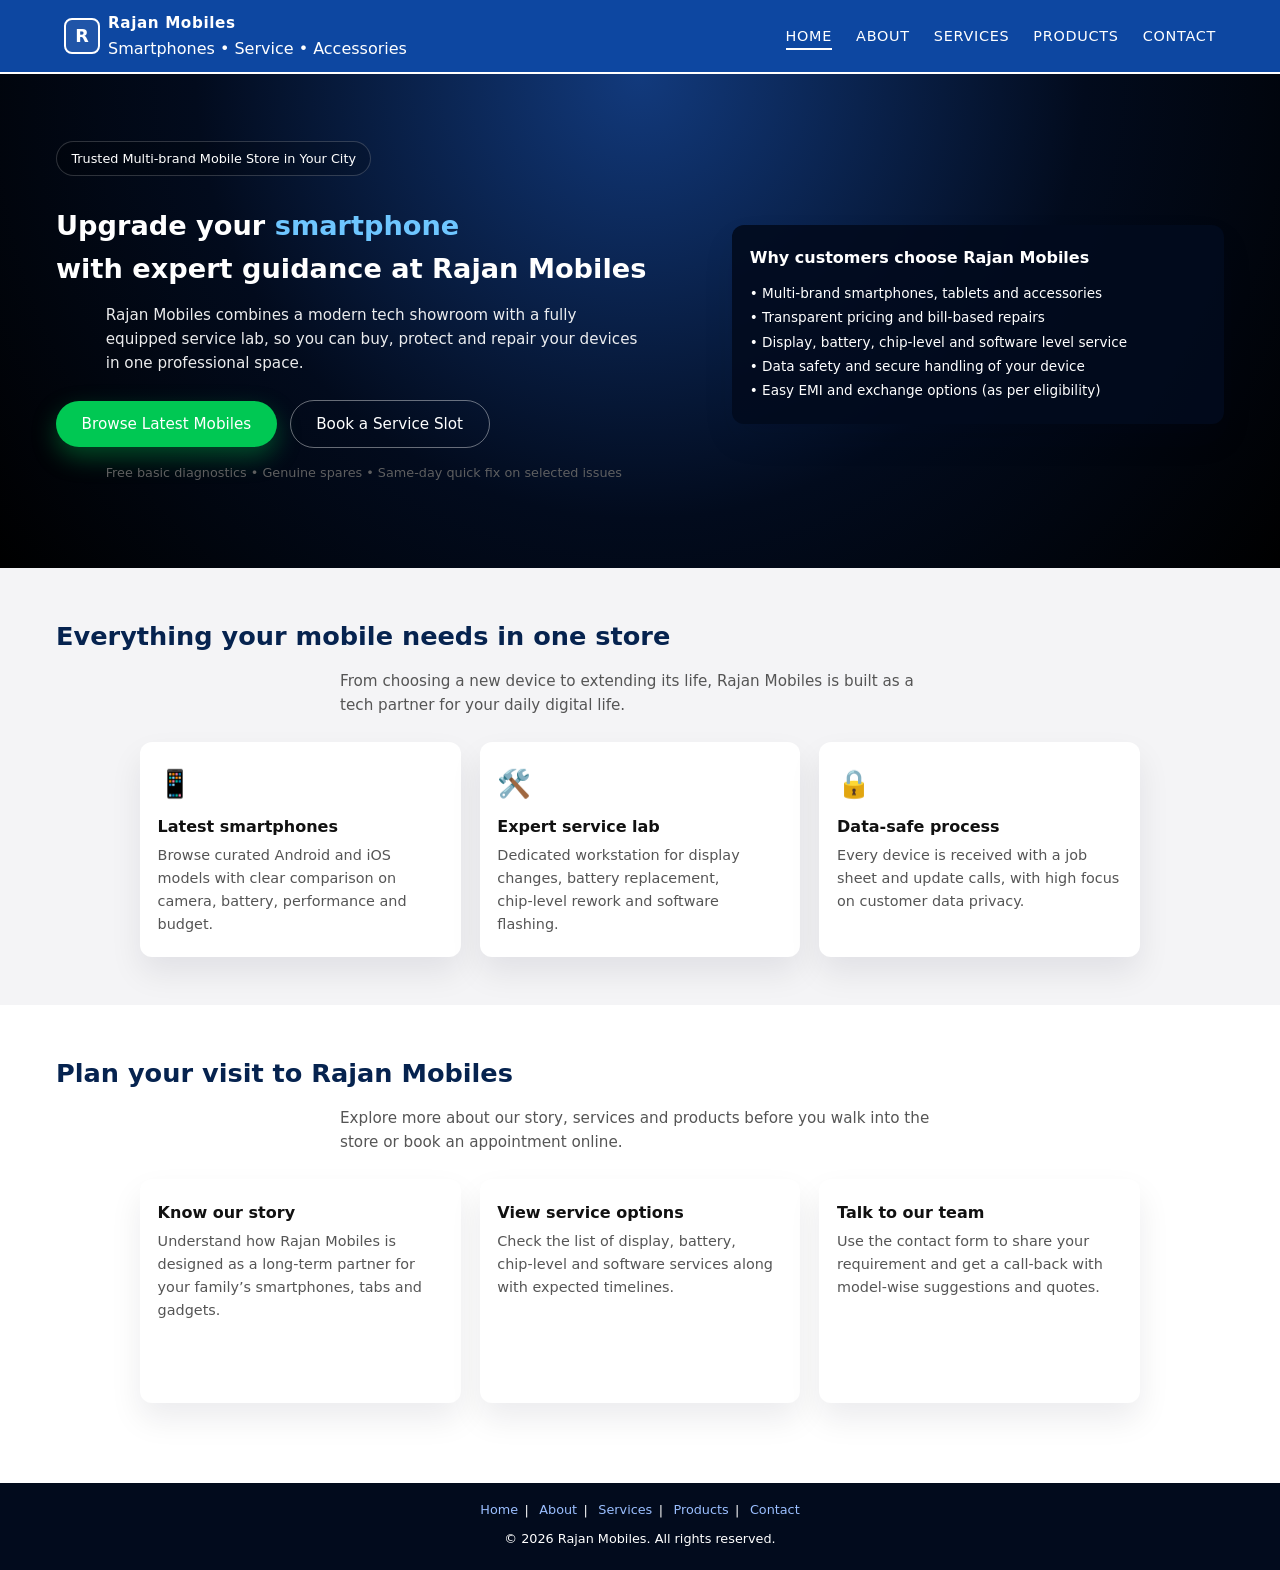
<file: index.html>
<!DOCTYPE html>
<html lang="en">
<head>
  <meta charset="UTF-8">
  <title>Rajan Mobiles | Smart Tech Store & Service Center</title>
  <meta name="viewport" content="width=device-width, initial-scale=1.0">
  <link rel="stylesheet" href="styles.css">
</head>
<body>
  <!-- HEADER -->
  <header class="header">
    <div class="header-inner container">
      <!-- MOBILE: HAMBURGER LEFT, LOGO RIGHT -->
      <button class="nav-toggle" aria-label="Toggle navigation">
        &#9776;
      </button>
      <div class="logo"> 
        <div class="logo-icon">R</div>
        <div class="logo-text">
          <span>Rajan Mobiles</span>
          <span>Smartphones • Service • Accessories</span>
    <style> content-align:center; </style>
        </div>
      </div>
      <!-- DESKTOP NAV (RIGHT SIDE) -->
      <nav class="nav-desktop">
        <ul>
          <li><a href="index.html" class="active">Home</a></li>
          <li><a href="about.html">About</a></li>
          <li><a href="services.html">Services</a></li>
          <li><a href="products.html">Products</a></li>
          <li><a href="contact.html">Contact</a></li>
        </ul>
      </nav>
    </div>

    <!-- MOBILE SLIDE NAV (LEFT SIDE) -->
    <nav class="nav">
      <ul>
        <li><a href="index.html" class="active">Home</a></li>
        <li><a href="about.html">About</a></li>
        <li><a href="services.html">Services</a></li>
        <li><a href="products.html">Products</a></li>
        <li><a href="contact.html">Contact</a></li>
      </ul>
    </nav>
  </header>

  <!-- WHATSAPP FLOATING BUTTON – MOBILE ONLY -->
  <div class="whatsapp-float">
    <a href="https://wa.me/919080450071?text=Hi%20Rajan%20Mobiles%2C%20I%20need%20more%20details." target="_blank" aria-label="Chat on WhatsApp">
      &#128172;
    </a>
  </div>

  <main>
    <!-- HERO -->
    <section class="hero">
      <div class="container hero-inner">
        <div>
          <div class="hero-badge hero-badges">
            <span>Trusted Multi-brand Mobile Store in Your City</span>
          </div>
          <h1>
            Upgrade your <span class="hero-highlight">smartphone</span><br>
            with expert guidance at Rajan Mobiles
          </h1>
          <p>
            Rajan Mobiles combines a modern tech showroom with a fully equipped service lab, 
            so you can buy, protect and repair your devices in one professional space.
          </p>
          <div class="hero-cta">
            <a href="products.html" class="btn btn-primary">Browse Latest Mobiles</a>
            <a href="services.html" class="btn btn-outline">Book a Service Slot</a>
          </div>
          <p class="text-muted" style="margin-top:0.9rem;font-size:0.8rem;">
            Free basic diagnostics • Genuine spares • Same‑day quick fix on selected issues
          </p>
        </div>
        <div>
          <div class="card" style="background:rgba(2,11,29,0.9);color:#ffffff;">
            <div class="card-title" style="margin-bottom:0.6rem;">Why customers choose Rajan Mobiles</div>
            <ul style="list-style:none;font-size:0.85rem;line-height:1.8;">
              <li>• Multi‑brand smartphones, tablets and accessories</li>
              <li>• Transparent pricing and bill‑based repairs</li>
              <li>• Display, battery, chip‑level and software level service</li>
              <li>• Data safety and secure handling of your device</li>
              <li>• Easy EMI and exchange options (as per eligibility)</li>
            </ul>
          </div>
        </div>
      </div>
    </section>

    <!-- HIGHLIGHTS -->
    <section class="section section-alt">
      <div class="container">
        <h2 class="section-title">Everything your mobile needs in one store</h2>
        <p class="section-subtitle">
          From choosing a new device to extending its life, Rajan Mobiles is built 
          as a tech partner for your daily digital life.
        </p>

        <div class="card-grid">
          <div class="card">
            <div class="card-icon">📱</div>
            <div class="card-title">Latest smartphones</div>
            <p class="card-text">
              Browse curated Android and iOS models with clear comparison on camera, battery, performance and budget.
            </p>
          </div>
          <div class="card">
            <div class="card-icon">🛠️</div>
            <div class="card-title">Expert service lab</div>
            <p class="card-text">
              Dedicated workstation for display changes, battery replacement, chip‑level rework and software flashing.
            </p>
          </div>
          <div class="card">
            <div class="card-icon">🔒</div>
            <div class="card-title">Data‑safe process</div>
            <p class="card-text">
              Every device is received with a job sheet and update calls, with high focus on customer data privacy.
            </p>
          </div>
        </div>
      </div>
    </section>

    <!-- QUICK LINKS TO PAGES -->
    <section class="section">
      <div class="container">
        <h2 class="section-title">Plan your visit to Rajan Mobiles</h2>
        <p class="section-subtitle">
          Explore more about our story, services and products before you walk into the store or book an appointment online.
        </p>
        <div class="card-grid">
          <div class="card">
            <div class="card-title">Know our story</div>
            <p class="card-text">
              Understand how Rajan Mobiles is designed as a long‑term partner for your family’s smartphones, tabs and gadgets.
            </p>
            <a href="about.html" class="btn btn-outline" style="margin-top:0.7rem;">More about us</a>
          </div>
          <div class="card">
            <div class="card-title">View service options</div>
            <p class="card-text">
              Check the list of display, battery, chip‑level and software services along with expected timelines.
            </p>
            <a href="services.html" class="btn btn-outline" style="margin-top:0.7rem;">Service details</a>
          </div>
          <div class="card">
            <div class="card-title">Talk to our team</div>
            <p class="card-text">
              Use the contact form to share your requirement and get a call‑back with model‑wise suggestions and quotes.
            </p>
            <a href="contact.html" class="btn btn-outline" style="margin-top:0.7rem;">Contact & location</a>
          </div>
        </div>
      </div>
    </section>
  </main>

  <footer class="footer">
    <div class="footer-links">
      <a href="index.html">Home</a>|
      <a href="about.html">About</a>|
      <a href="services.html">Services</a>|
      <a href="products.html">Products</a>|
      <a href="contact.html">Contact</a>
    </div>
    <div>© <span id="year"></span> Rajan Mobiles. All rights reserved.</div>
  </footer>

  <script src="script.js"></script>
  <script>
    document.getElementById("year").textContent = new Date().getFullYear();
  </script>
</body>
</html>
</file>
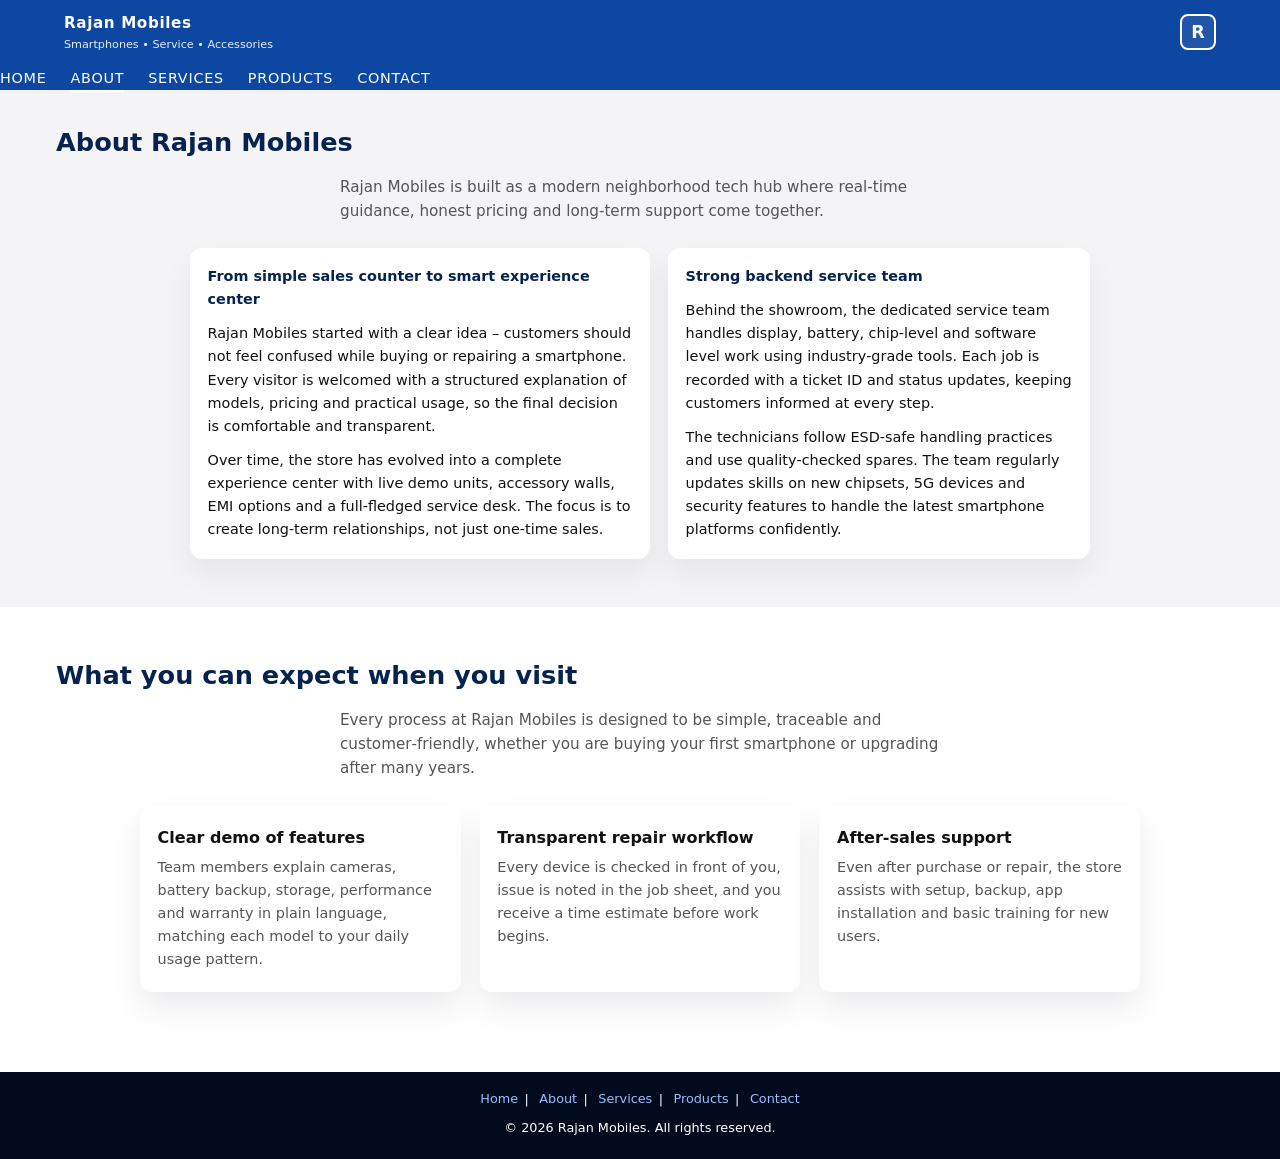
<file: about.html>
<!DOCTYPE html>
<html lang="en">
<head>
  <meta charset="UTF-8">
  <title>About | Rajan Mobiles</title>
  <meta name="viewport" content="width=device-width, initial-scale=1.0">
  <link rel="stylesheet" href="styles.css">
</head>
<body>
  <!-- SAME HEADER STRUCTURE -->
  <header class="header">
    <div class="header-inner container">
      <!-- MOBILE: HAMBURGER LEFT, LOGO RIGHT -->
      <button class="nav-toggle" aria-label="Toggle navigation">
        &#9776;
      </button>
          <div class="logo-text">
          <span>Rajan Mobiles</span>
          <span>Smartphones • Service • Accessories</span>
          </div>
      <div class="logo-icon">R</div>
      </div>
      <nav class="nav-desktop">
        <ul>
          <li><a href="index.html">Home</a></li>
          <li><a href="about.html" class="active">About</a></li>
          <li><a href="services.html">Services</a></li>
          <li><a href="products.html">Products</a></li>
          <li><a href="contact.html">Contact</a></li>
        </ul>
      </nav>
    </div>
    <nav class="nav">
      <ul>
        <li><a href="index.html">Home</a></li>
        <li><a href="about.html" class="active">About</a></li>
        <li><a href="services.html">Services</a></li>
        <li><a href="products.html">Products</a></li>
        <li><a href="contact.html">Contact</a></li>
      </ul>
    </nav>
  </header>

  <div class="whatsapp-float">
    <a href="https://wa.me/919000000000?text=Hi%20Rajan%20Mobiles%2C%20I%20would%20like%20to%20know%20more%20about%20your%20store." target="_blank" aria-label="Chat on WhatsApp">
      &#128172;
    </a>
  </div>

  <main>
    <section class="section section-alt">
      <div class="container">
        <h1 class="section-title">About Rajan Mobiles</h1>
        <p class="section-subtitle">
          Rajan Mobiles is built as a modern neighborhood tech hub where real‑time guidance, honest pricing 
          and long‑term support come together.
        </p>

        <div class="about-columns">
          <div class="about-box">
            <div class="about-highlight">From simple sales counter to smart experience center</div>
            <p>
              Rajan Mobiles started with a clear idea – customers should not feel confused 
              while buying or repairing a smartphone. 
              Every visitor is welcomed with a structured explanation of models, pricing and practical usage, 
              so the final decision is comfortable and transparent.
            </p>
            <p style="margin-top:0.7rem;">
              Over time, the store has evolved into a complete experience center with live demo units, 
              accessory walls, EMI options and a full‑fledged service desk. 
              The focus is to create long‑term relationships, not just one‑time sales.
            </p>
          </div>
          <div class="about-box">
            <div class="about-highlight">Strong backend service team</div>
            <p>
              Behind the showroom, the dedicated service team handles display, battery, chip‑level and 
              software level work using industry‑grade tools. 
              Each job is recorded with a ticket ID and status updates, keeping customers informed at every step.
            </p>
            <p style="margin-top:0.7rem;">
              The technicians follow ESD‑safe handling practices and use quality‑checked spares. 
              The team regularly updates skills on new chipsets, 5G devices and security features 
              to handle the latest smartphone platforms confidently.
            </p>
          </div>
        </div>
      </div>
    </section>

    <section class="section">
      <div class="container">
        <h2 class="section-title">What you can expect when you visit</h2>
        <p class="section-subtitle">
          Every process at Rajan Mobiles is designed to be simple, traceable and customer‑friendly, 
          whether you are buying your first smartphone or upgrading after many years.
        </p>
        <div class="card-grid">
          <div class="card">
            <div class="card-title">Clear demo of features</div>
            <p class="card-text">
              Team members explain cameras, battery backup, storage, performance and warranty in plain language, 
              matching each model to your daily usage pattern.
            </p>
          </div>
          <div class="card">
            <div class="card-title">Transparent repair workflow</div>
            <p class="card-text">
              Every device is checked in front of you, issue is noted in the job sheet, and you receive a time estimate 
              before work begins.
            </p>
          </div>
          <div class="card">
            <div class="card-title">After‑sales support</div>
            <p class="card-text">
              Even after purchase or repair, the store assists with setup, backup, app installation and basic training 
              for new users.
            </p>
          </div>
        </div>
      </div>
    </section>
  </main>

  <footer class="footer">
    <div class="footer-links">
      <a href="index.html">Home</a>|
      <a href="about.html">About</a>|
      <a href="services.html">Services</a>|
      <a href="products.html">Products</a>|
      <a href="contact.html">Contact</a>
    </div>
    <div>© <span id="year"></span> Rajan Mobiles. All rights reserved.</div>
  </footer>

  <script src="script.js"></script>
  <script>
    document.getElementById("year").textContent = new Date().getFullYear();
  </script>
</body>

</html>
</file>
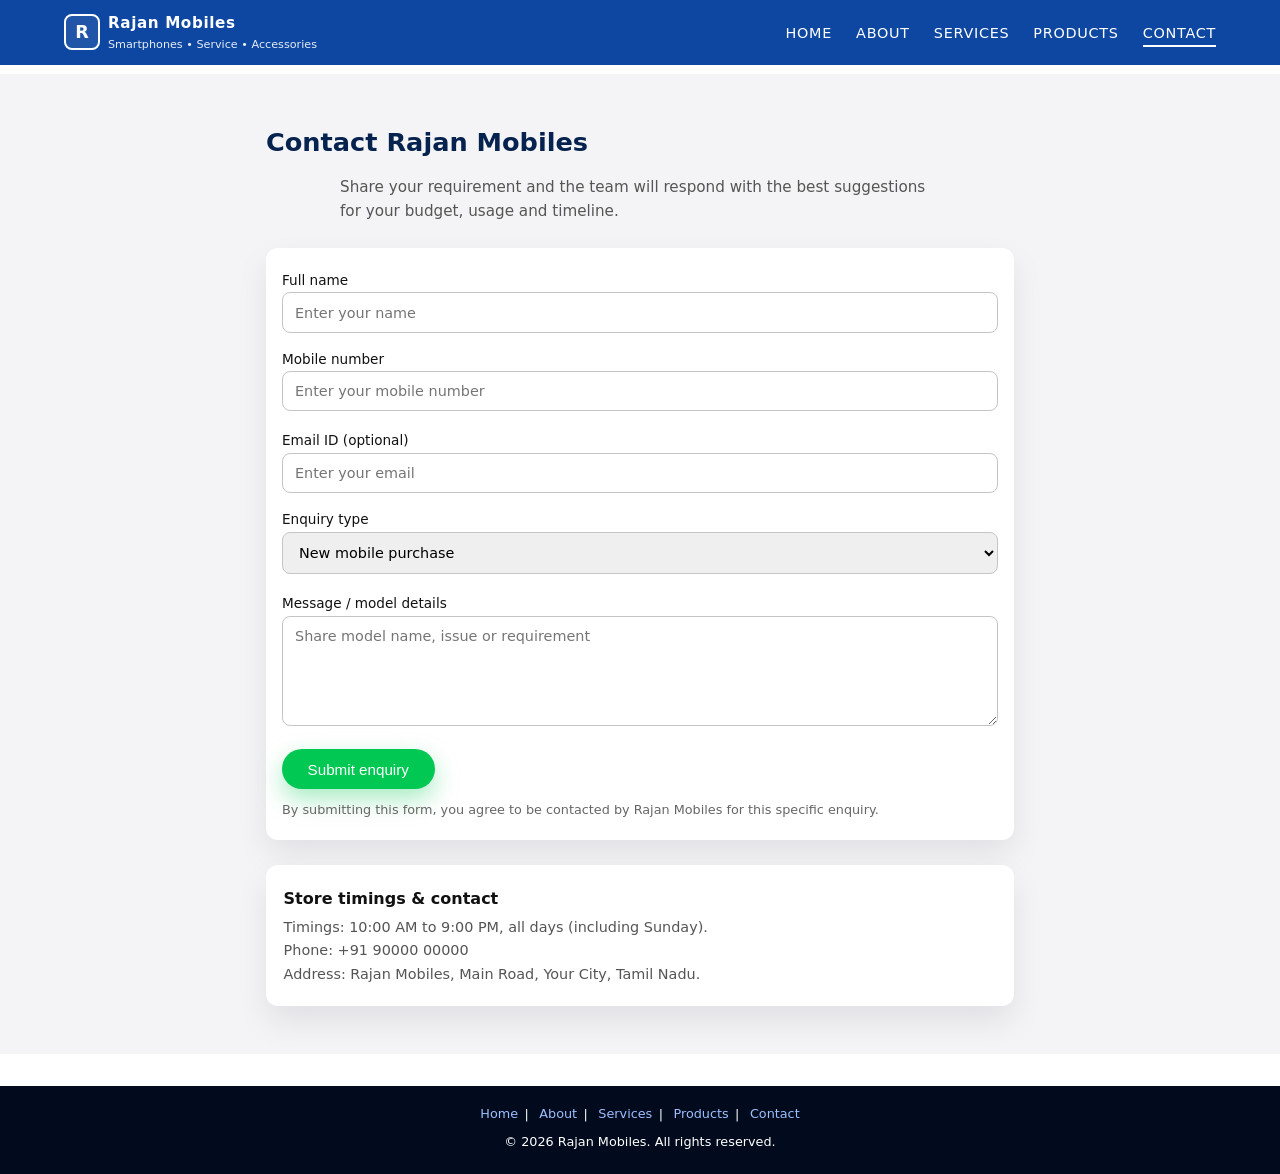
<file: contact.html>
<!DOCTYPE html>
<html lang="en">
<head>
  <meta charset="UTF-8">
  <title>Contact | Rajan Mobiles - Get in Touch</title>
  <meta name="viewport" content="width=device-width, initial-scale=1.0">
  <link rel="stylesheet" href="styles.css">
</head>
<body>
  <header class="header">
    <div class="header-inner container">
      <button class="nav-toggle" aria-label="Toggle navigation">
        &#9776;
      </button>
      <div class="logo">
        <div class="logo-icon">R</div>
        <div class="logo-text">
          <span>Rajan Mobiles</span>
          <span>Smartphones • Service • Accessories</span>
        </div>
      </div>
      <nav class="nav-desktop">
        <ul>
          <li><a href="index.html">Home</a></li>
          <li><a href="about.html">About</a></li>
          <li><a href="services.html">Services</a></li>
          <li><a href="products.html">Products</a></li>
          <li><a href="contact.html" class="active">Contact</a></li>
        </ul>
      </nav>
    </div>
    <nav class="nav">
      <ul>
        <li><a href="index.html">Home</a></li>
        <li><a href="about.html">About</a></li>
        <li><a href="services.html">Services</a></li>
        <li><a href="products.html">Products</a></li>
        <li><a href="contact.html" class="active">Contact</a></li>
      </ul>
    </nav>
  </header>

  <div class="whatsapp-float">
    <a href="https://wa.me/919000000000?text=Hi%20Rajan%20Mobiles%2C%20I%20have%20a%20query." target="_blank" aria-label="Chat on WhatsApp">
      &#128172;
    </a>
  </div>

  <main>
    <section class="section section-alt">
      <div class="container contact-wrapper">
        <h1 class="section-title">Contact Rajan Mobiles</h1>
        <p class="section-subtitle">
          Share your requirement and the team will respond with the best suggestions for your budget, usage and timeline.
        </p>

        <form action="#" method="post" onsubmit="validateContactForm(event)">
          <div class="form-row">
            <div>
              <label for="name">Full name</label>
              <input type="text" id="name" name="name" placeholder="Enter your name">
            </div>
            <div>
              <label for="phone">Mobile number</label>
              <input type="tel" id="phone" name="phone" placeholder="Enter your mobile number">
            </div>
          </div>

          <div class="form-row">
            <div>
              <label for="email">Email ID (optional)</label>
              <input type="email" id="email" name="email" placeholder="Enter your email">
            </div>
            <div>
              <label for="type">Enquiry type</label>
              <select id="type" name="type">
                <option value="purchase">New mobile purchase</option>
                <option value="service">Mobile service / repair</option>
                <option value="accessories">Accessories</option>
                <option value="other">Other</option>
              </select>
            </div>
          </div>

          <div class="form-row">
            <div style="width:100%;">
              <label for="message">Message / model details</label>
              <textarea id="message" name="message" placeholder="Share model name, issue or requirement"></textarea>
            </div>
          </div>

          <button type="submit" class="btn btn-primary">Submit enquiry</button>
          <p class="text-muted" style="margin-top:0.7rem;font-size:0.8rem;">
            By submitting this form, you agree to be contacted by Rajan Mobiles for this specific enquiry.
          </p>
        </form>

        <div class="card" style="margin-top:1.6rem;">
          <div class="card-title">Store timings & contact</div>
          <p class="card-text">
            Timings: 10:00 AM to 9:00 PM, all days (including Sunday).<br>
            Phone: +91 90000 00000<br>
            Address: Rajan Mobiles, Main Road, Your City, Tamil Nadu.
          </p>
        </div>
      </div>
    </section>
  </main>

  <footer class="footer">
    <div class="footer-links">
      <a href="index.html">Home</a>|
      <a href="about.html">About</a>|
      <a href="services.html">Services</a>|
      <a href="products.html">Products</a>|
      <a href="contact.html">Contact</a>
    </div>
    <div>© <span id="year"></span> Rajan Mobiles. All rights reserved.</div>
  </footer>

  <script src="script.js"></script>
  <script>
    document.getElementById("year").textContent = new Date().getFullYear();
  </script>
</body>

</html>
</file>
<file: styles.css>
/* GLOBAL STYLES */
* {
  margin: 0;
  padding: 0;
  box-sizing: border-box;
}

:root {
  --primary-blue: #0d47a1;
  --dark-blue: #06234f;
  --accent-blue: #1976d2;
  --text-dark: #111111;
  --text-light: #f5f5f5;
  --bg-light: #ffffff;
  --bg-gray: #f4f4f6;
}

body {
  font-family: system-ui, -apple-system, BlinkMacSystemFont, "Segoe UI", sans-serif;
  color: var(--text-dark);
  background-color: var(--bg-light);
  line-height: 1.6;
}

/* COMMON LAYOUT */
.container {
  width: 100%;
  max-width: 1200px;
  margin: 0 auto;
  padding: 0 1rem;
}

/* HEADER */
.header {
  position: fixed;
  top: 0;
  left: 0;
  width: 100%;
  background: var(--primary-blue);
  color: #ffffff;
  z-index: 999;
  transition: transform 0.3s ease-in-out;
}

.header-inner {
  display: flex;
  align-items: center;
  justify-content: space-between;
  padding: 0.7rem 1rem;
}

.logo {
  display: flex;
  align-items: center;
  gap: 0.5rem;
}

.logo-icon {
  width: 36px;
  height: 36px;
  border-radius: 8px;
  border: 2px solid #ffffff;
  display: flex;
  align-items: center;
  justify-content: center;
  font-weight: 800;
  font-size: 1.1rem;
  background: rgba(255, 255, 255, 0.08);
}

.logo-text {
  display: flex;
  flex-direction: column;
}

.logo-text span:first-child {
  font-weight: 700;
  letter-spacing: 0.04em;
  font-size: 0.95rem;
}

.logo-text span:last-child {
  font-size: 0.7rem;
  opacity: 0.9;
}

/* NAV */
.nav-toggle {
  background: transparent;
  border: none;
  color: #ffffff;
  font-size: 1.6rem;
  cursor: pointer;
  display: inline-flex;
  align-items: center;
  justify-content: center;
}

.nav-toggle:focus {
  outline: 2px solid #ffffff;
  outline-offset: 2px;
}

.nav {
  position: fixed;
  top: 0;
  left: -260px;
  width: 240px;
  height: 100vh;
  background: #020b1d;
  padding-top: 4rem;
  transition: left 0.3s ease;
  z-index: 998;
}

.nav.open {
  left: 0;
}

.nav ul {
  list-style: none;
}

.nav li {
  border-bottom: 1px solid rgba(255, 255, 255, 0.06);
}

.nav a {
  display: block;
  padding: 0.9rem 1.2rem;
  color: #ffffff;
  text-decoration: none;
  font-size: 0.9rem;
  letter-spacing: 0.03em;
}

.nav a:hover,
.nav a.active {
  background: var(--accent-blue);
}

/* DESKTOP NAV */
.nav-desktop {
  display: none;
}

.nav-desktop ul {
  display: flex;
  list-style: none;
  gap: 1.5rem;
}

.nav-desktop a {
  color: #ffffff;
  text-decoration: none;
  font-size: 0.9rem;
  letter-spacing: 0.05em;
  text-transform: uppercase;
}

.nav-desktop a:hover,
.nav-desktop a.active {
  border-bottom: 2px solid #ffffff;
  padding-bottom: 0.25rem;
}

/* HEADER HIDE/SHOW ON SCROLL */
.header-hidden {
  transform: translateY(-100%);
}

/* MAIN SPACING */
main {
  padding-top: 64px;
}

/* HERO / COMMON SECTIONS */
.section {
  padding: 2.5rem 1.2rem;
  text-align: center; /* mobile center alignment */
}

.section-alt {
  background: var(--bg-gray);
}

.section-title {
  font-size: 1.6rem;
  margin-bottom: 0.75rem;
  color: var(--dark-blue);
}

.section-subtitle {
  max-width: 600px;
  margin: 0.25rem auto 1.5rem;
  font-size: 0.95rem;
  color: #555555;
}

/* HOME HERO */
.hero {
  background: radial-gradient(circle at top, #123a7d 0, #020b1d 55%, #000000 100%);
  color: #ffffff;
  text-align: center;
  padding: 3.5rem 1.4rem 3rem;
}

.hero h1 {
  font-size: 1.7rem;
  margin-bottom: 0.75rem;
}

.hero-highlight {
  color: #6ec6ff;
}

.hero p {
  font-size: 0.95rem;
  max-width: 540px;
  margin: 0 auto 1.5rem;
  opacity: 0.92;
}

.hero-badges {
  display: flex;
  flex-direction: column;
  gap: 0.5rem;
  align-items: center;
  margin-bottom: 1.7rem;
}

.hero-badge {
  border-radius: 999px;
  padding: 0.4rem 0.9rem;
  border: 1px solid rgba(255, 255, 255, 0.18);
  font-size: 0.8rem;
  display: inline-flex;
  align-items: center;
  gap: 0.4rem;
  background: rgba(0, 0, 0, 0.18);
}

.hero-cta {
  display: flex;
  flex-direction: column;
  gap: 0.8rem;
  align-items: center;
}

.btn {
  display: inline-flex;
  align-items: center;
  justify-content: center;
  padding: 0.7rem 1.6rem;
  border-radius: 999px;
  border: none;
  cursor: pointer;
  font-size: 0.95rem;
  text-decoration: none;
  transition: transform 0.15s ease, box-shadow 0.15s ease, background 0.2s ease;
}

.btn-primary {
  background: #00c853;
  color: #ffffff;
  box-shadow: 0 10px 25px rgba(0, 200, 83, 0.35);
}

.btn-primary:hover {
  transform: translateY(-2px);
  box-shadow: 0 14px 30px rgba(0, 200, 83, 0.45);
}

.btn-outline {
  background: transparent;
  color: #ffffff;
  border: 1px solid rgba(255, 255, 255, 0.4);
}

.btn-outline:hover {
  background: rgba(255, 255, 255, 0.12);
}

/* CARD GRID */
.card-grid {
  display: grid;
  grid-template-columns: 1fr;
  gap: 1.2rem;
  max-width: 1000px;
  margin: 0 auto;
}

.card {
  background: #ffffff;
  border-radius: 12px;
  padding: 1.3rem 1.1rem;
  box-shadow: 0 16px 32px rgba(4, 12, 35, 0.08);
  text-align: center;
}

.card-icon {
  font-size: 1.7rem;
  margin-bottom: 0.5rem;
}

.card-title {
  font-weight: 600;
  margin-bottom: 0.3rem;
}

.card-text {
  font-size: 0.9rem;
  color: #555555;
}

/* PRODUCTS GRID */
.products-grid {
  display: grid;
  grid-template-columns: 1fr;
  gap: 1.2rem;
  max-width: 1000px;
  margin: 0 auto;
}

.product-card {
  background: #ffffff;
  border-radius: 12px;
  overflow: hidden;
  box-shadow: 0 14px 30px rgba(4, 12, 35, 0.08);
  text-align: center;
}

.product-image {
  width: 100%;
  height: 180px;
  object-fit: cover;
  background: #000000;
}

.product-body {
  padding: 1rem;
}

.product-title {
  font-weight: 600;
  margin-bottom: 0.2rem;
}

.product-meta {
  font-size: 0.85rem;
  color: #666666;
  margin-bottom: 0.6rem;
}

.product-price {
  font-weight: 700;
  color: var(--dark-blue);
  margin-bottom: 0.8rem;
}

.product-actions {
  display: flex;
  gap: 0.5rem;
  justify-content: center;
  flex-wrap: wrap;
}

/* SERVICES PAGE – CIRCUIT WATERMARK BG */
.services-bg {
  position: relative;
  background-color: #fdfdfd;
  overflow: hidden;
}

.services-bg::before {
  content: "";
  position: absolute;
  inset: 0;
  opacity: 0.12;
  background-image:
    radial-gradient(circle at 10% 20%, #9e9e9e 0, transparent 50%),
    radial-gradient(circle at 80% 0, #bdbdbd 0, transparent 55%),
    repeating-linear-gradient(
      135deg,
      rgba(160, 160, 160, 0.45) 0px,
      rgba(160, 160, 160, 0.45) 1px,
      transparent 1px,
      transparent 6px
    );
  mix-blend-mode: multiply;
  pointer-events: none;
  z-index: 0;
}

.services-inner {
  position: relative;
  z-index: 1;
}

/* SERVICE ITEMS */
.service-grid {
  display: grid;
  grid-template-columns: 1fr;
  gap: 1.4rem;
  max-width: 1000px;
  margin: 0 auto;
}

.service-card {
  background: rgba(255, 255, 255, 0.95);
  border-radius: 14px;
  padding: 1.1rem;
  box-shadow: 0 18px 40px rgba(4, 12, 35, 0.08);
  text-align: center;
}

.service-thumb {
  width: 100%;
  height: 160px;
  border-radius: 10px;
  object-fit: cover;
  margin-bottom: 0.7rem;
  background: #000000;
}

/* ABOUT PAGE */
.about-highlight {
  font-weight: 600;
  color: var(--dark-blue);
  margin-bottom: 0.7rem;
}

.about-columns {
  display: grid;
  grid-template-columns: 1fr;
  gap: 1.1rem;
  max-width: 900px;
  margin: 0 auto;
}

.about-box {
  background: #ffffff;
  border-radius: 12px;
  padding: 1.1rem;
  box-shadow: 0 14px 32px rgba(4, 12, 35, 0.06);
  font-size: 0.9rem;
}

/* CONTACT FORM */
.contact-wrapper {
  max-width: 780px;
  margin: 0 auto;
}

form {
  background: #ffffff;
  padding: 1.2rem 1rem;
  border-radius: 12px;
  box-shadow: 0 14px 32px rgba(4, 12, 35, 0.08);
  text-align: center;
}

.form-row {
  display: flex;
  flex-direction: column;
  gap: 0.8rem;
  margin-bottom: 1rem;
}

label {
  font-size: 0.85rem;
  text-align: left;
}

input,
textarea,
select {
  width: 100%;
  padding: 0.7rem 0.75rem;
  border-radius: 8px;
  border: 1px solid #c5c5c5;
  font-size: 0.9rem;
  font-family: inherit;
}

textarea {
  min-height: 110px;
  resize: vertical;
}

/* FOOTER */
.footer {
  background: #020b1d;
  color: #ffffff;
  text-align: center;
  padding: 1.1rem 0.8rem 1.3rem;
  margin-top: 2rem;
  font-size: 0.8rem;
}

.footer-links {
  margin-bottom: 0.5rem;
}

.footer-links a {
  color: #9bbfff;
  text-decoration: none;
  margin: 0 0.4rem;
  font-size: 0.8rem;
}

/* WHATSAPP FLOATING BUTTON – MOBILE ONLY */
.whatsapp-float {
  position: fixed;
  width: 54px;
  height: 54px;
  bottom: 18px;
  right: 18px;
  background-color: #25d366;
  color: #ffffff;
  border-radius: 50%;
  text-align: center;
  font-size: 28px;
  box-shadow: 0 6px 18px rgba(0, 0, 0, 0.35);
  z-index: 997;
  display: flex;
  align-items: center;
  justify-content: center;
}

.whatsapp-float a {
  color: #ffffff;
  text-decoration: none;
  width: 100%;
  height: 100%;
  display: flex;
  align-items: center;
  justify-content: center;
}

/* HIDE WHATSAPP ON DESKTOP BY DEFAULT – will override in media query */
.whatsapp-float {
  display: flex;
}

/* UTILS */
.text-muted {
  color: #666666;
}

/* MEDIA QUERIES – DESKTOP VIEW */
@media (min-width: 768px) {
  main {
    padding-top: 74px;
  }

  .section {
    text-align: left;
    padding: 3rem 0;
  }

  .hero {
    text-align: left;
    padding: 4.2rem 0 3.8rem;
  }

  .hero-inner {
    display: grid;
    grid-template-columns: 1.3fr 1fr;
    gap: 2.3rem;
    align-items: center;
  }

  .hero-badges {
    align-items: flex-start;
  }

  .hero-cta {
    flex-direction: row;
    justify-content: flex-start;
  }

  .card-grid {
    grid-template-columns: repeat(3, minmax(0, 1fr));
  }

  .products-grid {
    grid-template-columns: repeat(3, minmax(0, 1fr));
  }

  .service-grid {
    grid-template-columns: repeat(4, minmax(0, 1fr));
  }

  .about-columns {
    grid-template-columns: 1.2fr 1.1fr;
  }

  /* HEADER LAYOUT – DESKTOP */
  .header-inner {
    padding: 0.7rem 1.5rem;
  }
/*Mobile logo text center, icon right */
  
  .nav-toggle {
    display: none;
  }

  .nav {
    display: none;
  }

  .nav-desktop {
    display: block;
  }

  .logo {
    margin-right: auto;
  }

    /* MOBILE CENTER ALIGN → DESKTOP LEFT ALIGN */
  .card,
  .product-card,
  .service-card,
  form {
    text-align: left;
  }

  /* HIDE WHATSAPP IN DESKTOP VIEW */
  .whatsapp-float {
    display: none;
  }
}

/* MOBILE HEADER PERFECT ALIGNMENT */
@media (max-width: 767px) {
  .header-inner {
    display: flex;
    align-items: center;
    justify-content: space-between;
    position: relative;
    padding: 0.7rem 1rem;
  }
  .nav-toggle {
    order: 1;
    flex: 0 0 auto;
    z-index: 2;
  }
  .logo {
    display: flex;
    position: absolute;
    top: 0;
    left: 0;
    right: 0;
    height: 100%;
    align-items: center;
    justify-content: center;
    pointer-events: none;
  }
  .logo-text {
    order: 2;
    flex: 1 1 auto;
    text-align: center;
    width: auto;
    pointer-events: auto;
  }
  .logo-icon {
    order: 3;
    flex: 0 0 auto;
    margin-left: auto;
    pointer-events: auto;
  }
}
</file>
